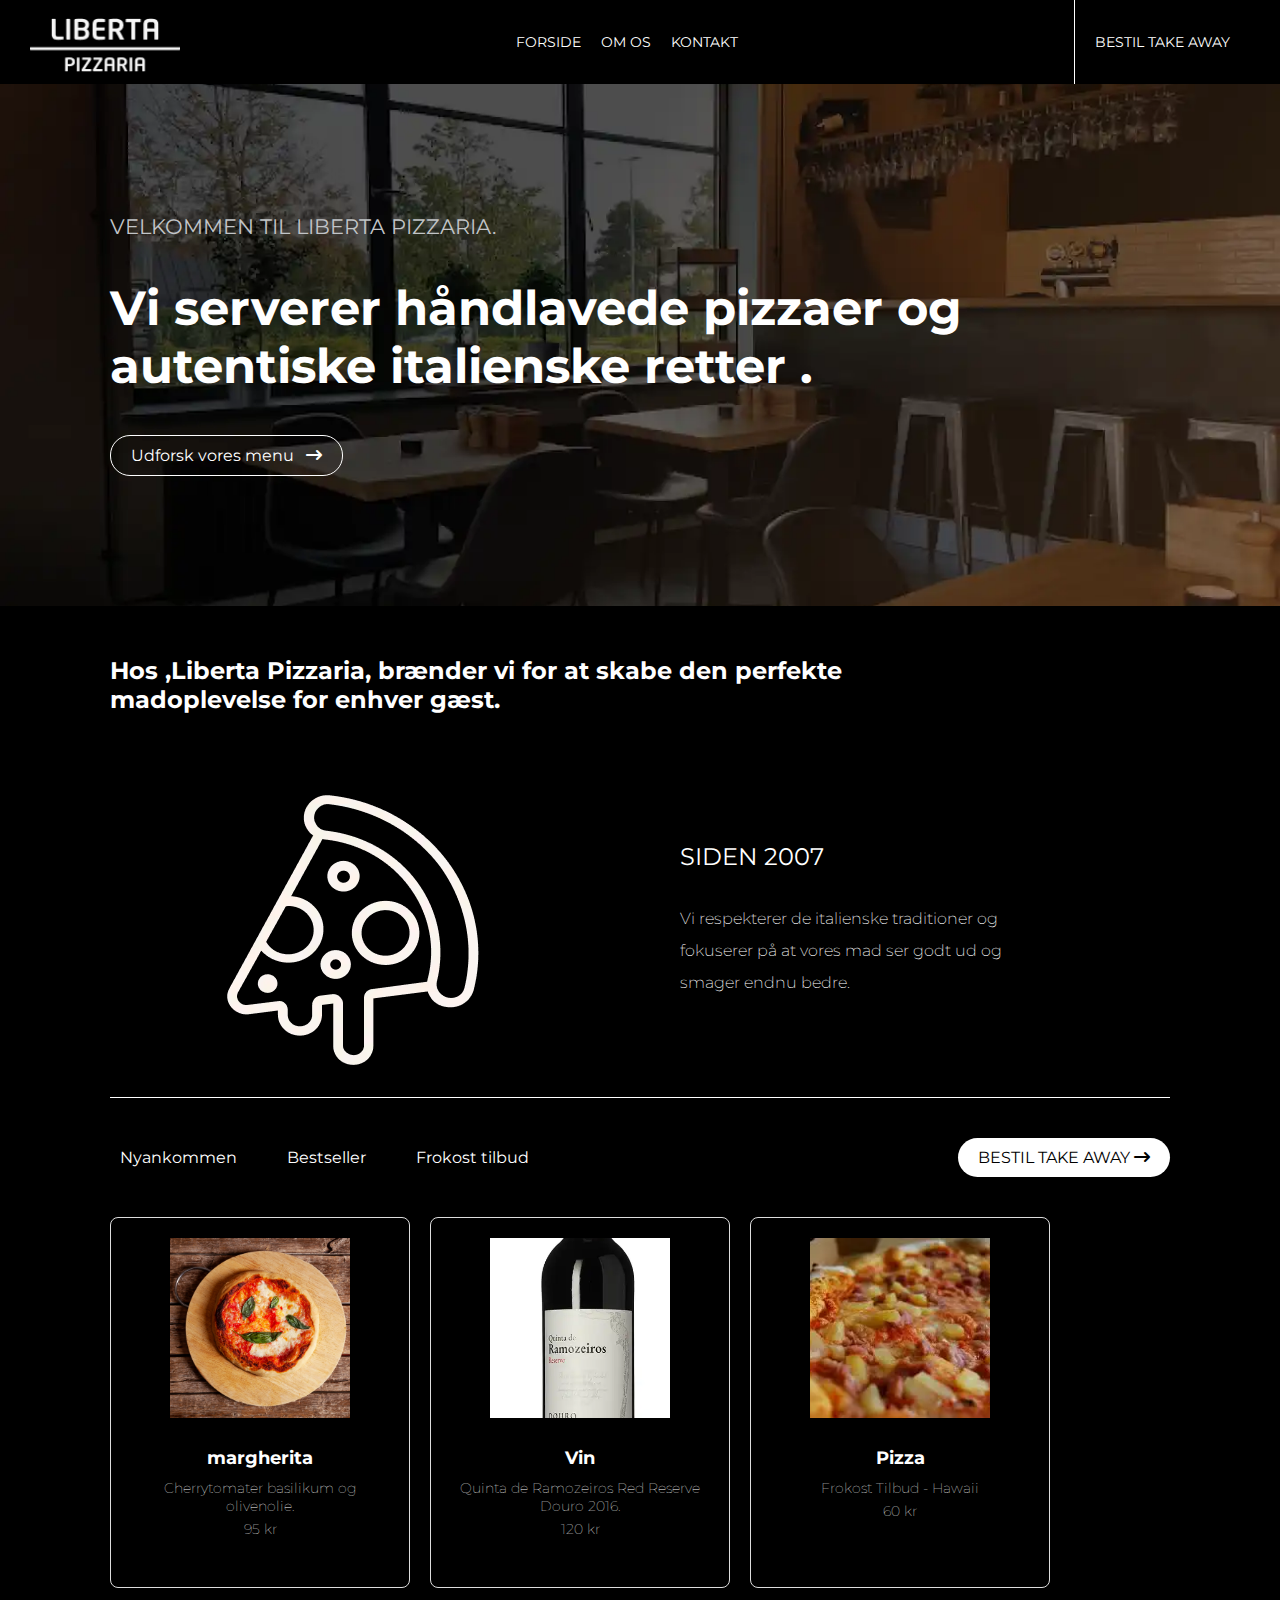
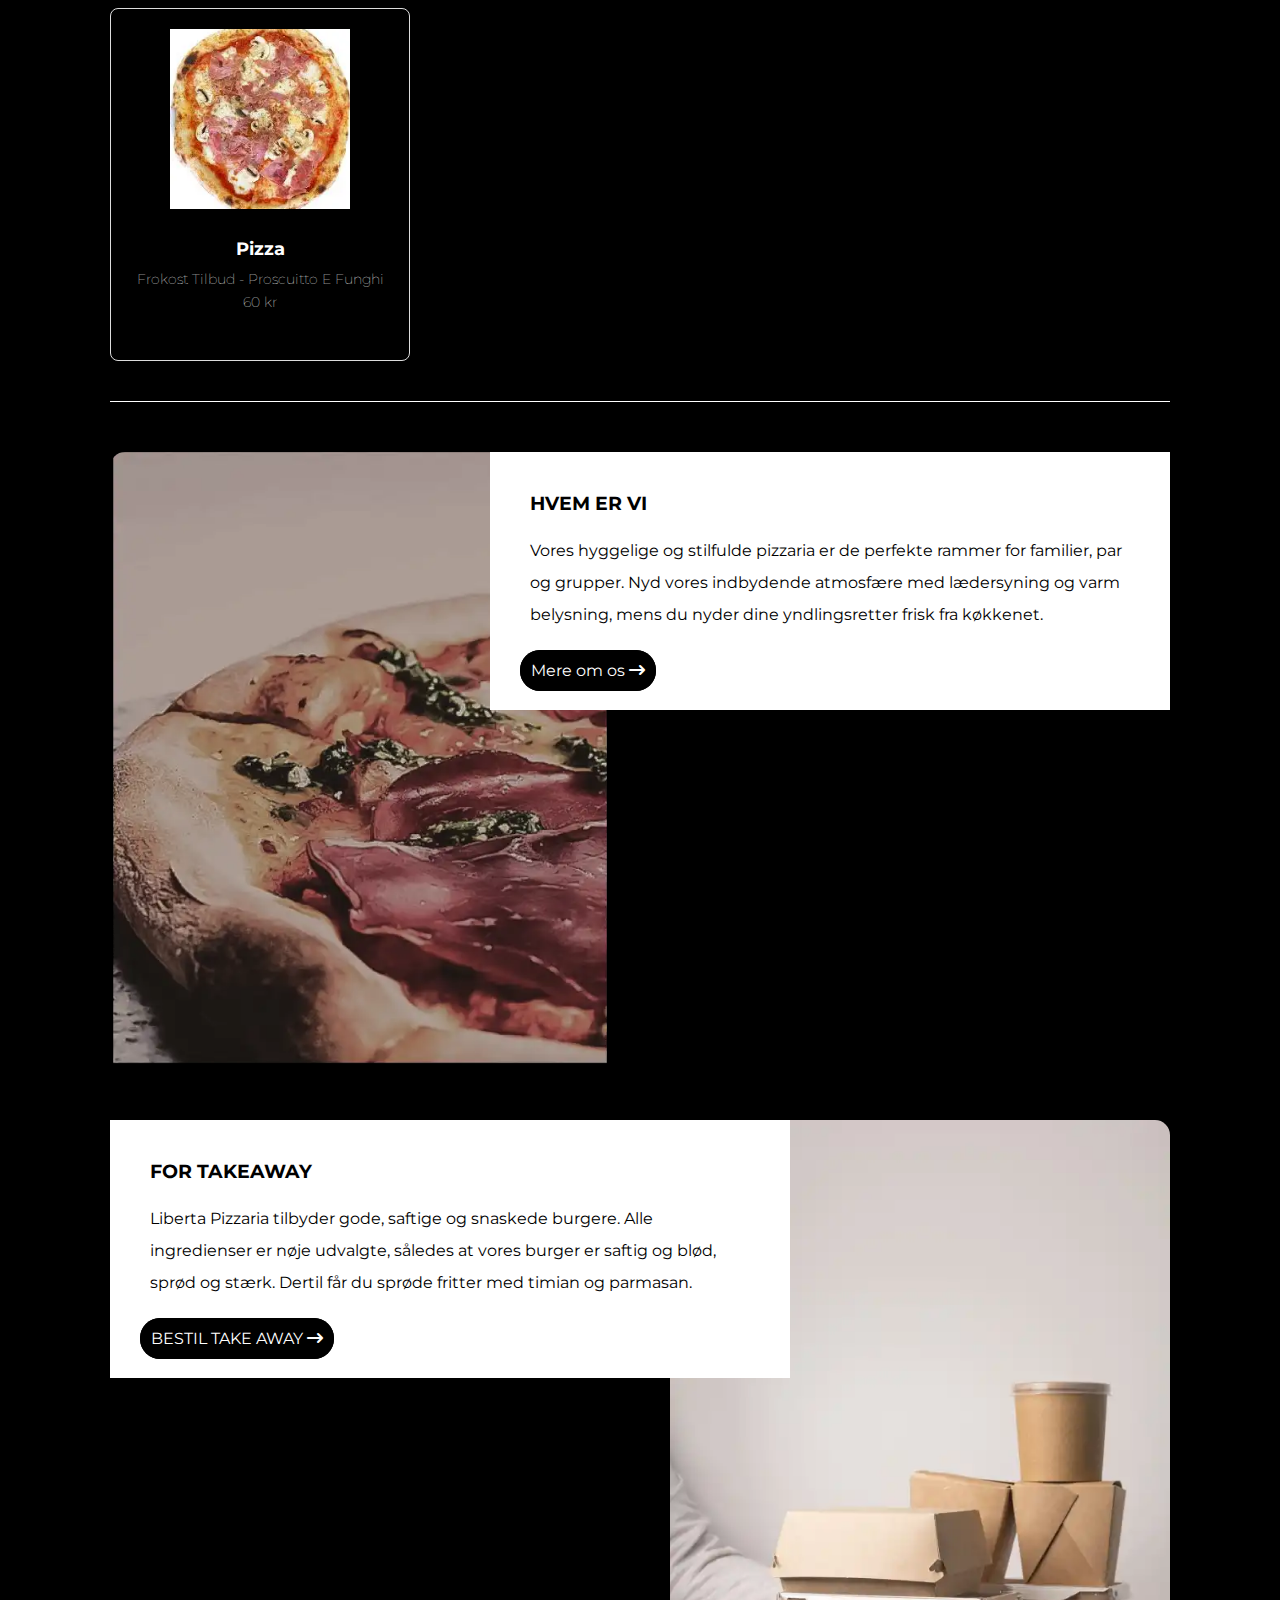
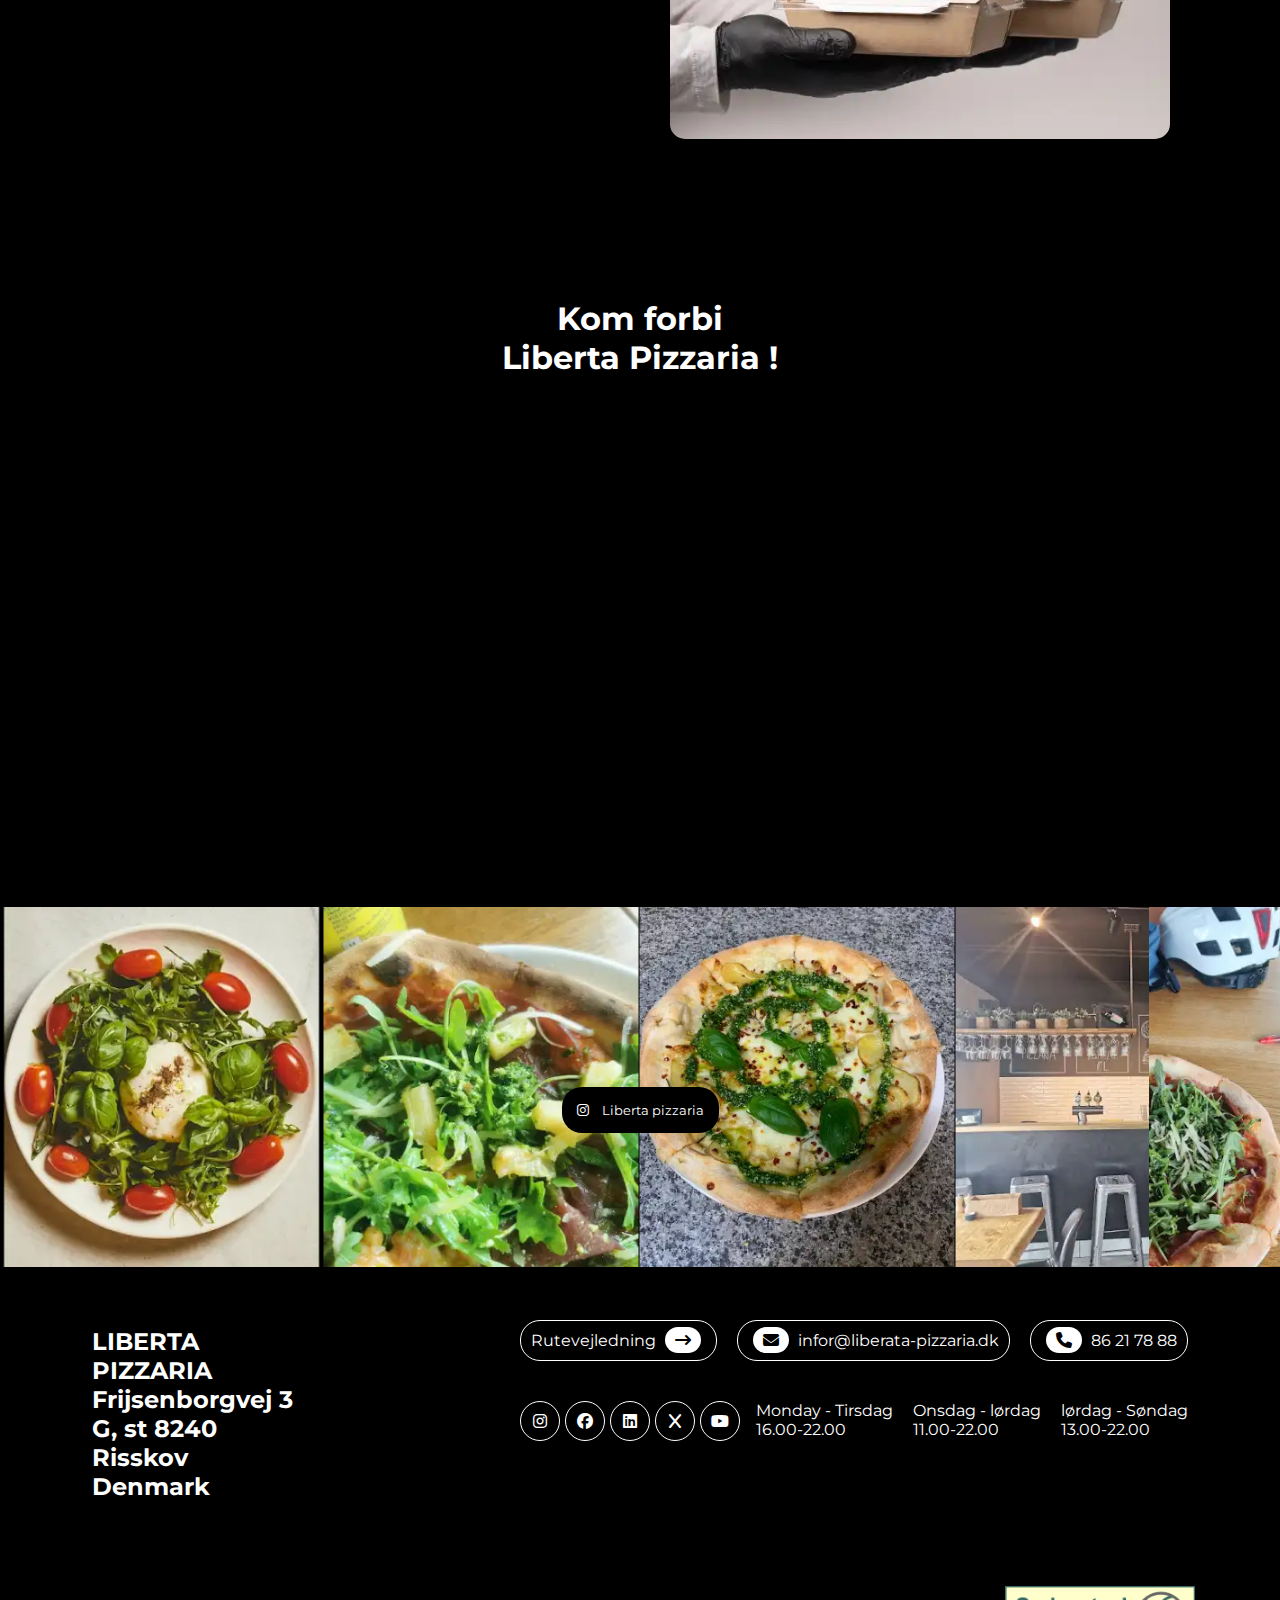
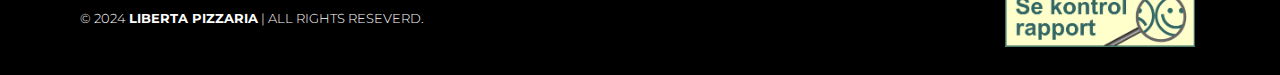
<file: index.html>
<!DOCTYPE html>
<html lang="en">
  <head>
    <meta charset="UTF-8" />
    <meta name="viewport" content="width=device-width, initial-scale=1.0" />
    <title>Document</title>
    <link rel="preconnect" href="https://fonts.googleapis.com" />
    <link rel="preconnect" href="https://fonts.gstatic.com" crossorigin />
    <link
      href="https://fonts.googleapis.com/css2?family=Josefin+Sans:ital,wght@0,100..700;1,100..700&family=Montserrat:ital,wght@0,100..900;1,100..900&display=swap"
      rel="stylesheet"
    />
    <link rel="stylesheet" href="https://cdnjs.cloudflare.com/ajax/libs/font-awesome/6.7.1/css/all.min.css" />
    <link rel="stylesheet" href="css/style.css" />
  </head>

  <body>
    <header class="navbar">
      <a href="index.html" class="logo">
        <img src="img/logo.webp" alt="Logo" />
      </a>
      <div class="nav-links" id="navLinks">
        <a href="index.html">Forside</a>
        <a href="omos.html">Om os</a>
        <a href="Kontakt.html">Kontakt</a>
        <a href="itemsPage.html" class="nav-btn away">Bestil Take Away</a>
      </div>
      <div class="nav-btn" id="navBtn">
        <a href="itemsPage.html" class="cta">Bestil Take Away</a>
        <div class="hamburger" id="hamburgerMenu">
          <div class="menu">
            <span class="bar-1"></span>
            <span class="bar-2"></span>
            <span class="bar-3"></span>
          </div>
        </div>
      </div>
    </header>

    <section class="hero">
      <div class="hero-content">
        <p>VELKOMMEN TIL LIBERTA PIZZARIA.</p>
        <h1>Vi serverer håndlavede pizzaer og autentiske italienske retter .</h1>
        <a href="itemsPage.html" class="hero-btn">
          Udforsk vores menu
          <i class="fa-solid fa-arrow-right-long contact-icon"></i>
        </a>
      </div>
    </section>
    <section>
      <div class="text-content">
        <h2>
          Hos ,Liberta Pizzaria, brænder vi for at skabe den perfekte <br />
          madoplevelse for enhver gæst.
        </h2>
      </div>
    </section>
    <section>
      <div class="pizza-content">
        <div class="content-wrapper">
          <img src="img/pizzaContent.webp" alt="pizza" />
        </div>
        <div class="content-wrapper">
          <div class="pizza-text">
            <h2>SIDEN 2007</h2>
            <p>Vi respekterer de italienske traditioner og fokuserer på at vores mad ser godt ud og smager endnu bedre.</p>
          </div>
        </div>
      </div>
    </section>

    <section>
      <div class="scroller-container">
        <div class="link">
          <div class="scroller-links">
            <div class="scroller-link"><a href="#" id="newArrivalsBtn">Nyankommen</a></div>
            <div class="scroller-link"><a href="#" id="bestSellersBtn">Bestseller</a></div>
            <div class="scroller-link"><a href="#" id="dealsBtn">Frokost tilbud</a></div>
          </div>
          <a href="itemsPage.html" class="link-btn">
            BESTIL TAKE AWAY
            <i class="fa-solid fa-arrow-right-long contact-icon"></i>
          </a>
        </div>
        <div class="boxes" id="carousel">
          <!-- Dynamically populated items will go here -->
        </div>
      </div>
    </section>

    <section>
      <div class="about-content">
        <img src="img/pizzabackground.webp" alt="pizza" />
        <div class="over-box">
          <h3>HVEM ER VI</h3>
          <p>
            Vores hyggelige og stilfulde pizzaria er de perfekte rammer for familier, par og grupper. Nyd vores indbydende atmosfære med lædersyning
            og varm belysning, mens du nyder dine yndlingsretter frisk fra køkkenet.
          </p>
          <a href="omos.html">Mere om os <i class="fa-solid fa-arrow-right-long contact-icon"></i></a>
        </div>
      </div>
    </section>
    <section>
      <div class="about-content">
        <div class="over-box-2">
          <h3>FOR TAKEAWAY</h3>
          <p>
            Liberta Pizzaria tilbyder gode, saftige og snaskede burgere. Alle ingredienser er nøje udvalgte, således at vores burger er saftig og
            blød, sprød og stærk. Dertil får du sprøde fritter med timian og parmasan.
          </p>
          <a href="itemsPage.html">BESTIL TAKE AWAY <i class="fa-solid fa-arrow-right-long contact-icon"></i></a>
        </div>
        <img src="img/aboutImg2.webp" alt="" />
      </div>
    </section>
    <div class="container">
      <div class="map">
        <h2>
          Kom forbi
          <br />
          Liberta Pizzaria !
        </h2>
        <div class="google-map">
          <iframe
            src="https://www.google.com/maps/embed?pb=!1m18!1m12!1m3!1d8880.658813072914!2d10.198203501288667!3d56.18883096646276!2m3!1f0!2f0!3f0!3m2!1i1024!2i768!4f13.1!3m3!1m2!1s0x464c3e4a31519b81%3A0x61265c8025d2d225!2sLiberta%20Pizzaria!5e0!3m2!1sen!2s!4v1733554024036!5m2!1sen!2s"
            allowfullscreen=""
            loading="lazy"
            referrerpolicy="no-referrer-when-downgrade"
            title="Description of location"
          ></iframe>
        </div>
      </div>
    </div>
    <div class="menu-img">
      <div class="insta">
        <a href="https://www.instagram.com/libertapizzaria/" target="_blank"></a>
        <button class="menu-btn"><i class="fa-brands fa-instagram"></i> Liberta pizzaria</button>
      </div>
      <div class="img-container">
        <img src="img/image1.webp" alt="" />
        <img src="img/image2.webp" alt="" />
        <img src="img/image3.webp" alt="" />
        <img src="img/image4.webp" alt="" />
        <img src="img/image5.webp" alt="" />
      </div>
    </div>
    <footer>
      <div class="footer-main">
        <div class="footer-container">
          <div class="footer-heading">
            <h2>LIBERTA PIZZARIA Frijsenborgvej 3 G, st 8240 Risskov Denmark</h2>
          </div>
          <div class="footer-text">
            <div class="footer-contact">
              <div class="footer-btn">
                <a href="">
                  Rutevejledning
                  <i class="fa-solid fa-arrow-right-long contact-icon"></i>
                </a>
              </div>
              <div class="footer-btn">
                <a href="https://mail.google.com">
                  <i class="fa-solid fa-envelope contact-icon"></i>
                  infor@liberata-pizzaria.dk
                </a>
              </div>
              <div class="footer-btn">
                <a href="tel:86217888"> <i class="fa-solid fa-phone contact-icon"></i> 86 21 78 88 </a>
              </div>
            </div>
            <div class="footer-content">
              <div class="social">
                <i class="fa-brands fa-instagram"></i>
                <i class="fa-brands fa-facebook"></i>
                <i class="fa-brands fa-linkedin"></i>
                <i class="fa-brands fa-x"></i>
                <i class="fa-brands fa-youtube"></i>
              </div>
              <div class="time">
                <div>
                  <p>Monday - Tirsdag</p>
                  <span>16.00-22.00</span>
                </div>
                <div>
                  <p>Onsdag - lørdag</p>
                  <span>11.00-22.00</span>
                </div>
                <div>
                  <p>lørdag - Søndag</p>
                  <span>13.00-22.00</span>
                </div>
              </div>
            </div>
          </div>
        </div>
      </div>
      <div class="end-text">
        <div class="copy-right">
          <p>© 2024 <span>LIBERTA PIZZARIA</span> | ALL RIGHTS RESEVERD.</p>
          <a href="https://www.findsmiley.dk/47694"><img src="img/kontrol.webp" width="200" alt="kontrol rapport" /></a>
        </div>
      </div>
    </footer>
    <!-- knappen til at gå til toppen -->

    <button onclick="topFunction()" id="myBtn" title="Go to top"><i class="fa-solid fa-arrow-up"></i></button>
    <!-- json data som bliver fethced m  -->
    <script src="js/fetchData.js"></script>
    <!-- js til go back to top knappen -->
    <script src="js/goback.js"></script>
  </body>
</html>
</file>
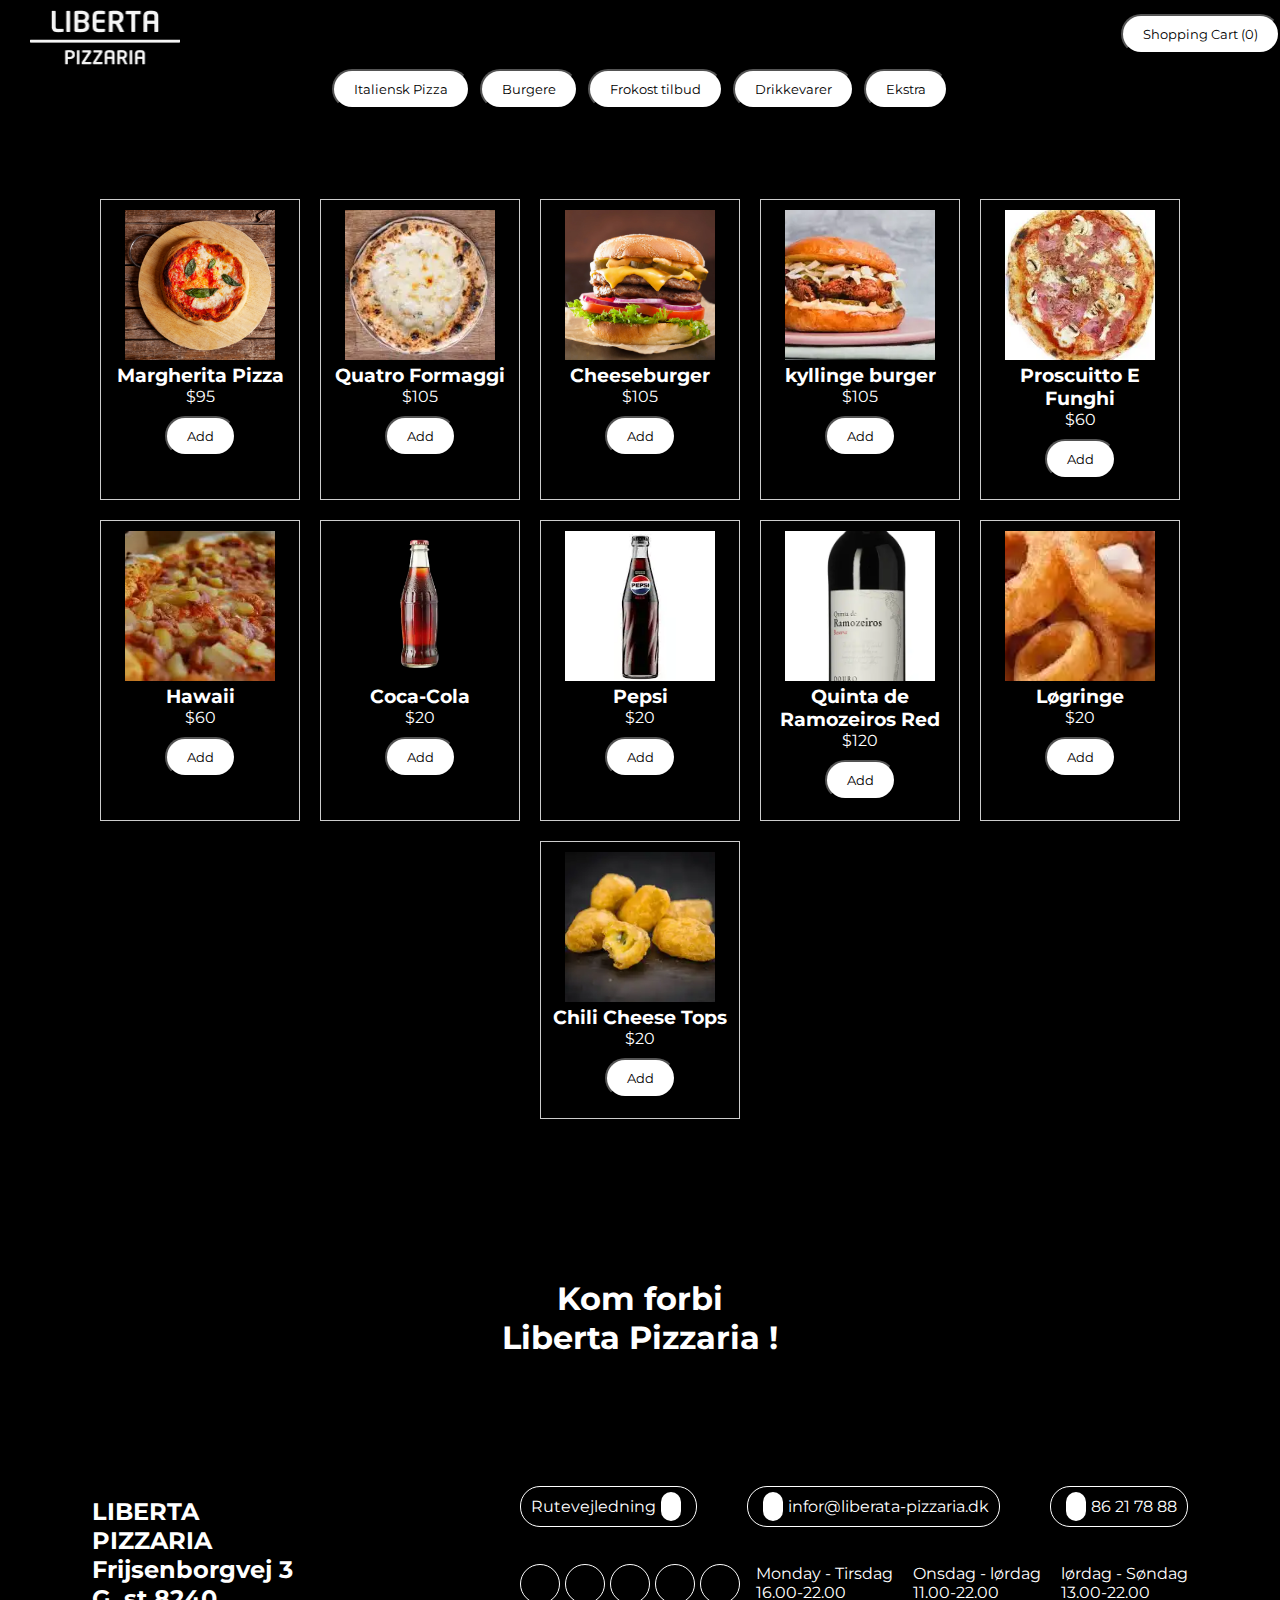
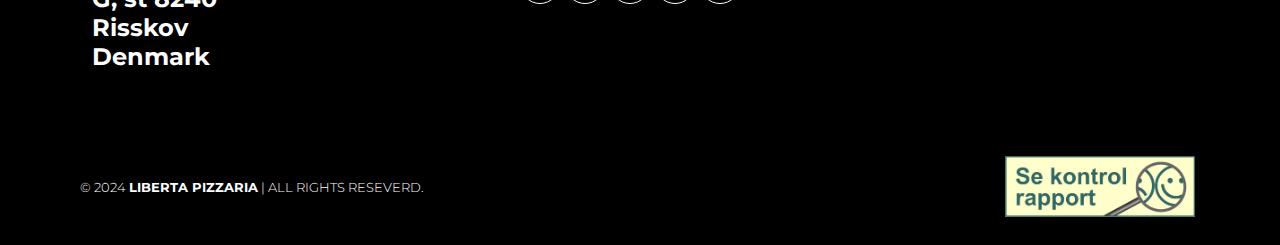
<file: itemsPage.html>
<!DOCTYPE html>
<html lang="en">
  <head>
    <meta charset="UTF-8" />
    <meta name="viewport" content="width=device-width, initial-scale=1.0" />
    <title>Document</title>
    <link rel="preconnect" href="https://fonts.googleapis.com" />
    <link rel="preconnect" href="https://fonts.gstatic.com" crossorigin />
    <link
      href="https://fonts.googleapis.com/css2?family=Josefin+Sans:ital,wght@0,100..700;1,100..700&family=Montserrat:ital,wght@0,100..900;1,100..900&display=swap"
      rel="stylesheet"
    />
    <link rel="stylesheet" href="css/style.css" />
    <link rel="stylesheet" href="css/itmesPageStyle.css" />
  </head>

  <body>
    <header class="navbar">
      <a href="index.html" class="logo">
        <img src="img/logo.webp" alt="Logo" />
      </a>

      <div class="nav-btn" id="navBtn">
        <div id="shopping-cart">
          <button id="cart-btn">Shopping Cart (0)</button>
        </div>
        <div class="hamburger" id="hamburgerMenu">
          <div class="menu">
            <span class="bar-1"></span>
            <span class="bar-2"></span>
            <span class="bar-3"></span>
          </div>
        </div>
      </div>
    </header>

    <main>
      <div id="categories">
        <button class="category-btn" data-category="Italiensk Pizza">Italiensk Pizza</button>
        <button class="category-btn" data-category="Burgere">Burgere</button>
        <button class="category-btn" data-category="Frokost tilbud">Frokost tilbud</button>
        <button class="category-btn" data-category="Drikkevarer">Drikkevarer</button>
        <button class="category-btn" data-category="Ekstra">Ekstra</button>
      </div>

      <div id="menu-items">
        <!-- Menu items will be dynamically populated here -->
      </div>

      <div id="cart-modal" class="modal">
        <div class="cart-content">
          <h2>Your Items</h2>
          <div id="cart-items"></div>
          <button id="close-cart">Close Cart</button>
        </div>
      </div>
    </main>

    <div class="container">
      <div class="map">
        <h2>
          Kom forbi
          <br />
          Liberta Pizzaria !
        </h2>
      </div>
    </div>

    <!-- FOOTER -->
    <footer>
      <div class="footer-main">
        <div class="footer-container">
          <div class="footer-heading">
            <h2>LIBERTA PIZZARIA Frijsenborgvej 3 G, st 8240 Risskov Denmark</h2>
          </div>
          <div class="footer-text">
            <div class="footer-contact">
              <div class="footer-btn">
                <a href="">
                  Rutevejledning
                  <i class="fa-solid fa-arrow-right-long contact-icon"></i>
                </a>
              </div>
              <div class="footer-btn">
                <a href="https://mail.google.com">
                  <i class="fa-solid fa-envelope contact-icon"></i>
                  infor@liberata-pizzaria.dk
                </a>
              </div>
              <div class="footer-btn">
                <a href="tel:86217888"> <i class="fa-solid fa-phone contact-icon"></i> 86 21 78 88 </a>
              </div>
            </div>
            <div class="footer-content">
              <div class="social">
                <i class="fa-brands fa-instagram"></i>
                <i class="fa-brands fa-facebook"></i>
                <i class="fa-brands fa-linkedin"></i>
                <i class="fa-brands fa-x"></i>
                <i class="fa-brands fa-youtube"></i>
              </div>
              <div class="time">
                <div>
                  <p>Monday - Tirsdag</p>
                  <span>16.00-22.00</span>
                </div>
                <div>
                  <p>Onsdag - lørdag</p>
                  <span>11.00-22.00</span>
                </div>
                <div>
                  <p>lørdag - Søndag</p>
                  <span>13.00-22.00</span>
                </div>
              </div>
            </div>
          </div>
        </div>
      </div>
      <div class="end-text">
        <div class="copy-right">
          <p>© 2024 <span>LIBERTA PIZZARIA</span> | ALL RIGHTS RESEVERD.</p>
          <a href="https://www.findsmiley.dk/47694"><img src="img/kontrol.webp" width="200" alt="kontrol rapport" /></a>
        </div>
      </div>
    </footer>
    <!-- knappen til at gå til toppen -->

    <button onclick="topFunction()" id="myBtn" title="Go to top"><i class="fa-solid fa-arrow-up"></i></button>
    <!-- js -->
    <script src="js/cart.js"></script>
    <script src="js/goback.js"></script>
  </body>
</html>
</file>
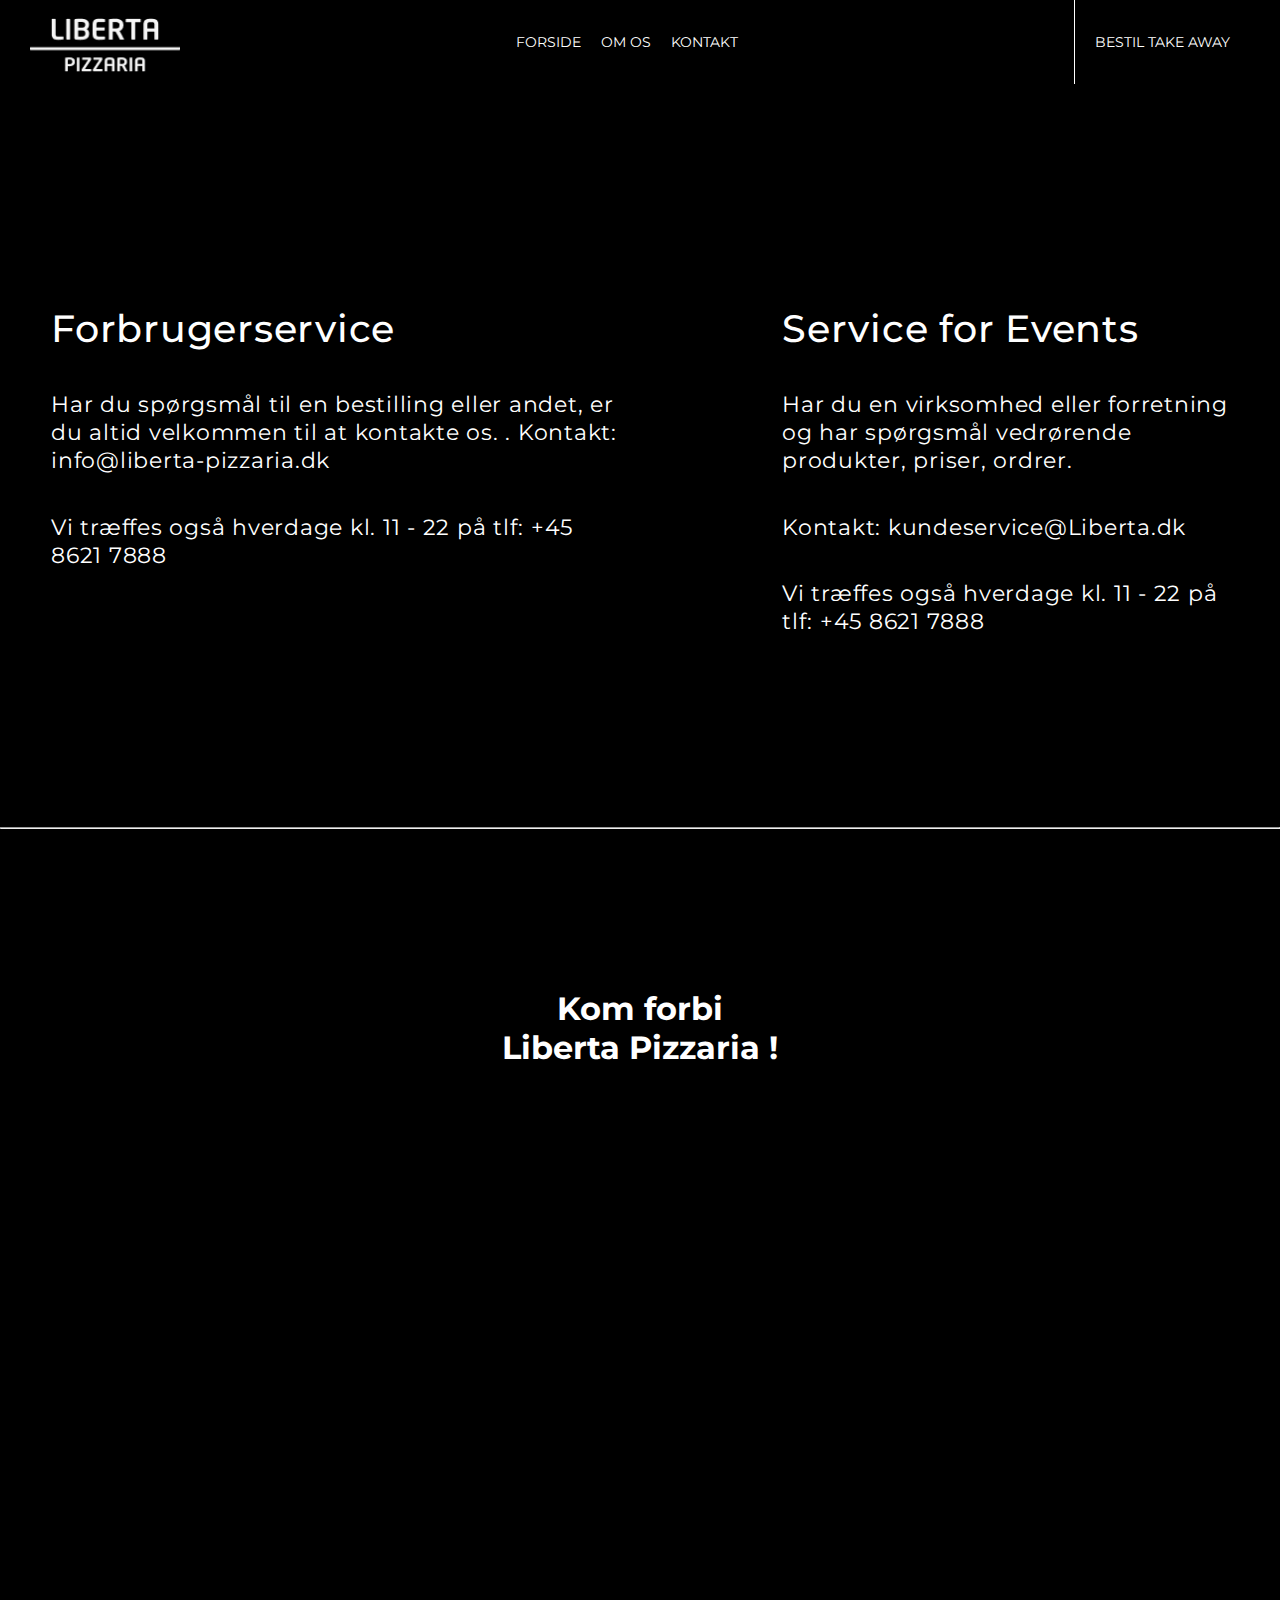
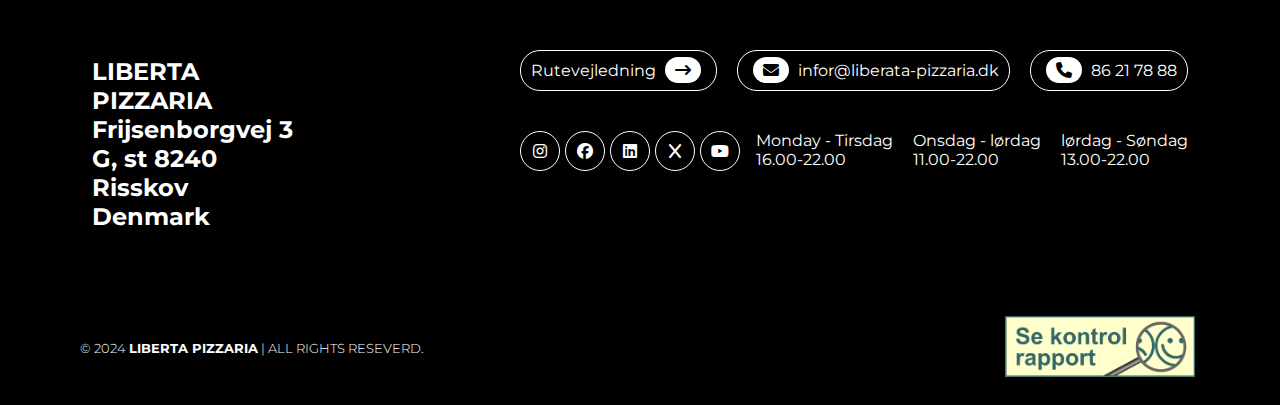
<file: Kontakt.html>
<!DOCTYPE html>
<html lang="en">
  <head>
    <meta charset="UTF-8" />
    <meta name="viewport" content="width=device-width, initial-scale=1.0" />
    <title>Document</title>
    <link rel="preconnect" href="https://fonts.googleapis.com" />
    <link rel="preconnect" href="https://fonts.gstatic.com" crossorigin />
    <link
      href="https://fonts.googleapis.com/css2?family=Josefin+Sans:ital,wght@0,100..700;1,100..700&family=Montserrat:ital,wght@0,100..900;1,100..900&display=swap"
      rel="stylesheet"
    />
    <link rel="stylesheet" href="https://cdnjs.cloudflare.com/ajax/libs/font-awesome/6.7.1/css/all.min.css" />
    <link rel="stylesheet" href="css/style.css" />
    <link rel="stylesheet" href="css/itmesPageStyle.css" />
  </head>

  <body>
    <header class="navbar">
      <a href="index.html" class="logo">
        <img src="img/logo.webp" alt="Logo" />
      </a>
      <div class="nav-links" id="navLinks">
        <a href="index.html">Forside</a>
        <a href="omos.html">Om os</a>
        <a href="Kontakt.html">Kontakt</a>
        <a href="itemsPage.html" class="nav-btn away">Bestil Take Away</a>
      </div>
      <div class="nav-btn" id="navBtn">
        <a href="itemsPage.html" class="cta">Bestil Take Away</a>
        <div class="hamburger" id="hamburgerMenu">
          <div class="menu">
            <span class="bar-1"></span>
            <span class="bar-2"></span>
            <span class="bar-3"></span>
          </div>
        </div>
      </div>
    </header>

    <section class="info-section">
      <div class="info-box">
        <div class="info-Forbrugerservice">
          <h2>Forbrugerservice</h2>
          <p>Har du spørgsmål til en bestilling eller andet, er du altid velkommen til at kontakte os. . Kontakt: info@liberta-pizzaria.dk</p>
          <p>Vi træffes også hverdage kl. 11 - 22 på tlf: +45 8621 7888</p>
        </div>

        <div class="info-Kundeservice">
          <h2>Service for Events</h2>
          <p>Har du en virksomhed eller forretning og har spørgsmål vedrørende produkter, priser, ordrer.</p>
          <p>Kontakt: kundeservice@Liberta.dk</p>
          <p>Vi træffes også hverdage kl. 11 - 22 på tlf: +45 8621 7888</p>
        </div>
      </div>
    </section>
    <hr />

    <div class="container">
      <div class="map">
        <h2>
          Kom forbi
          <br />
          Liberta Pizzaria !
        </h2>
        <div class="google-map">
          <iframe
            src="https://www.google.com/maps/embed?pb=!1m18!1m12!1m3!1d8880.658813072914!2d10.198203501288667!3d56.18883096646276!2m3!1f0!2f0!3f0!3m2!1i1024!2i768!4f13.1!3m3!1m2!1s0x464c3e4a31519b81%3A0x61265c8025d2d225!2sLiberta%20Pizzaria!5e0!3m2!1sen!2s!4v1733554024036!5m2!1sen!2s"
            allowfullscreen=""
            loading="lazy"
            referrerpolicy="no-referrer-when-downgrade"
            title="Description of location"
          ></iframe>
        </div>
      </div>
    </div>

    <!-- FOOTER -->
    <footer>
      <div class="footer-main">
        <div class="footer-container">
          <div class="footer-heading">
            <h2>LIBERTA PIZZARIA Frijsenborgvej 3 G, st 8240 Risskov Denmark</h2>
          </div>
          <div class="footer-text">
            <div class="footer-contact">
              <div class="footer-btn">
                <a href="">
                  Rutevejledning
                  <i class="fa-solid fa-arrow-right-long contact-icon"></i>
                </a>
              </div>
              <div class="footer-btn">
                <a href="https://mail.google.com">
                  <i class="fa-solid fa-envelope contact-icon"></i>
                  infor@liberata-pizzaria.dk
                </a>
              </div>
              <div class="footer-btn">
                <a href="tel:86217888"> <i class="fa-solid fa-phone contact-icon"></i> 86 21 78 88 </a>
              </div>
            </div>
            <div class="footer-content">
              <div class="social">
                <i class="fa-brands fa-instagram"></i>
                <i class="fa-brands fa-facebook"></i>
                <i class="fa-brands fa-linkedin"></i>
                <i class="fa-brands fa-x"></i>
                <i class="fa-brands fa-youtube"></i>
              </div>
              <div class="time">
                <div>
                  <p>Monday - Tirsdag</p>
                  <span>16.00-22.00</span>
                </div>
                <div>
                  <p>Onsdag - lørdag</p>
                  <span>11.00-22.00</span>
                </div>
                <div>
                  <p>lørdag - Søndag</p>
                  <span>13.00-22.00</span>
                </div>
              </div>
            </div>
          </div>
        </div>
      </div>
      <div class="end-text">
        <div class="copy-right">
          <p>© 2024 <span>LIBERTA PIZZARIA</span> | ALL RIGHTS RESEVERD.</p>
          <a href="https://www.findsmiley.dk/47694"><img src="img/kontrol.webp" width="200" alt="kontrol rapport" /></a>
        </div>
      </div>
    </footer>
    <!-- knappen til at gå til toppen -->

    <button onclick="topFunction()" id="myBtn" title="Go to top"><i class="fa-solid fa-arrow-up"></i></button>

    <script src="js/goback.js"></script>
  </body>
</html>
</file>
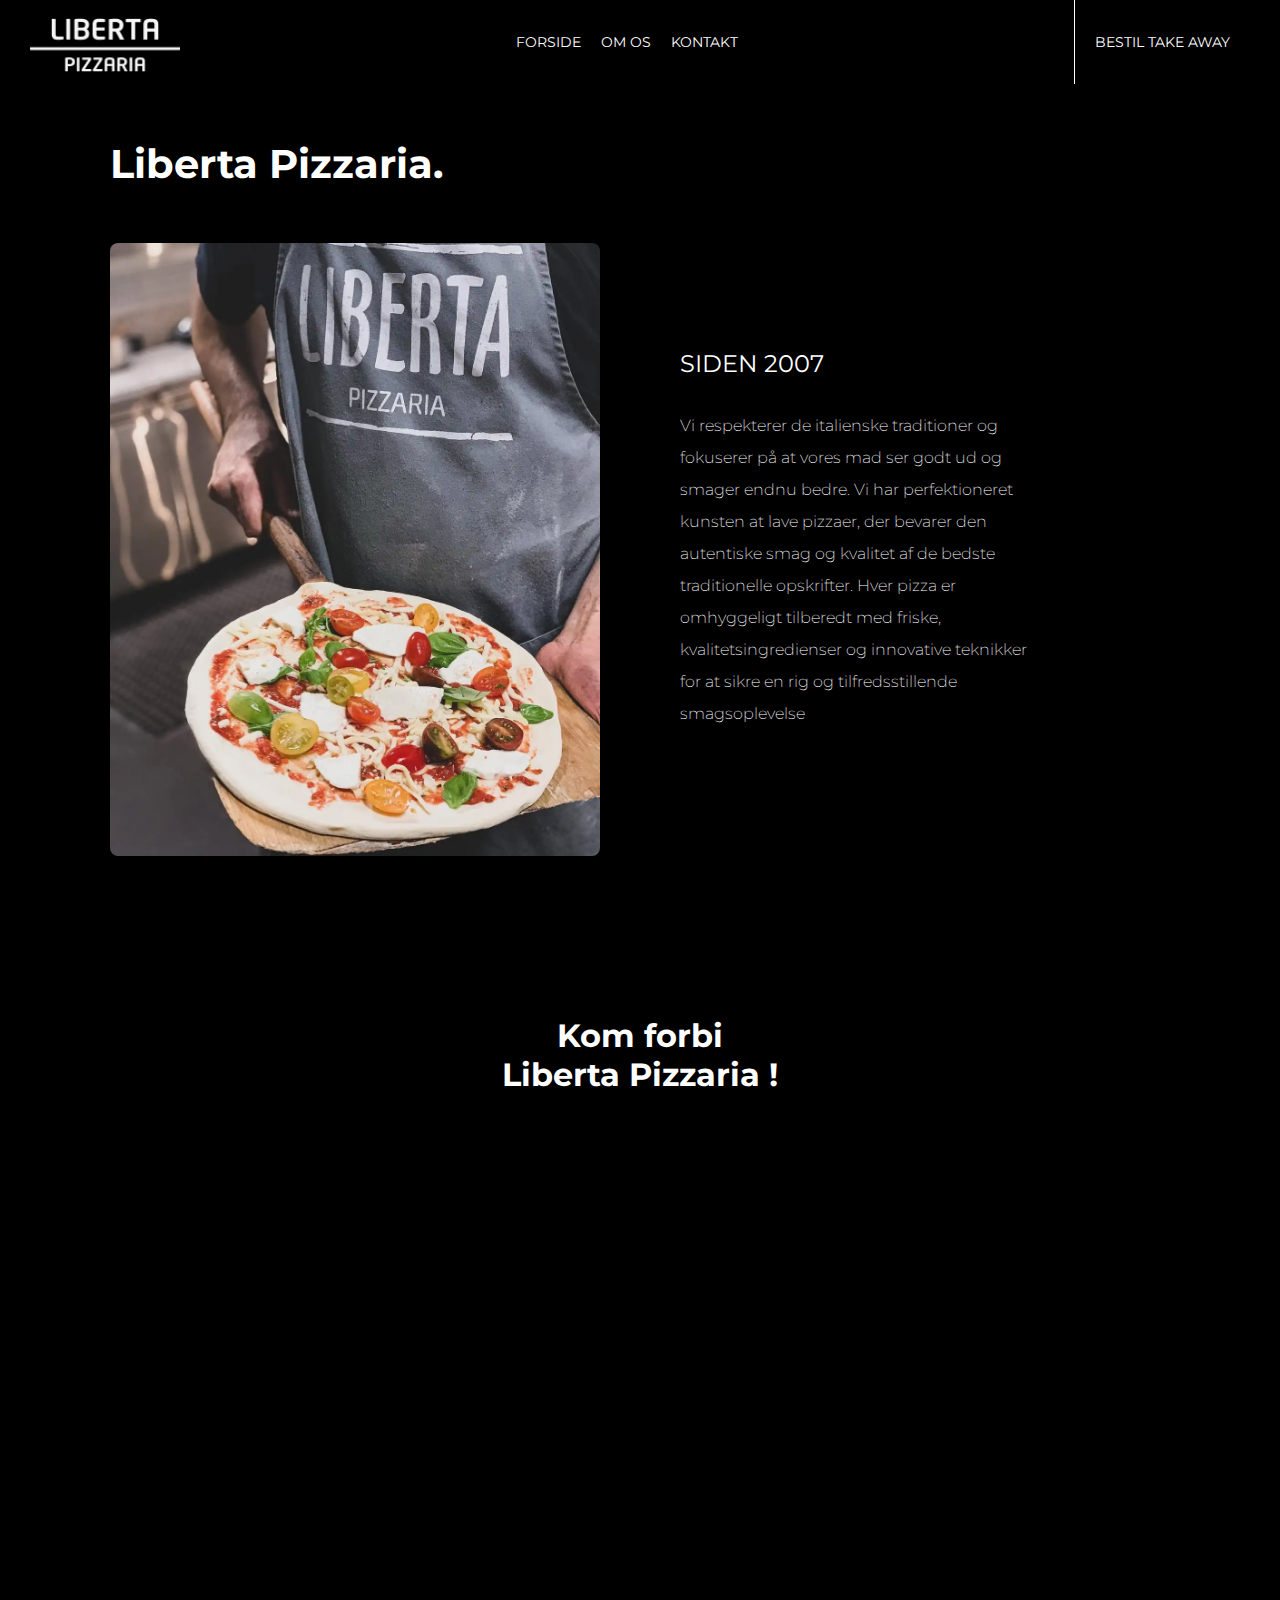
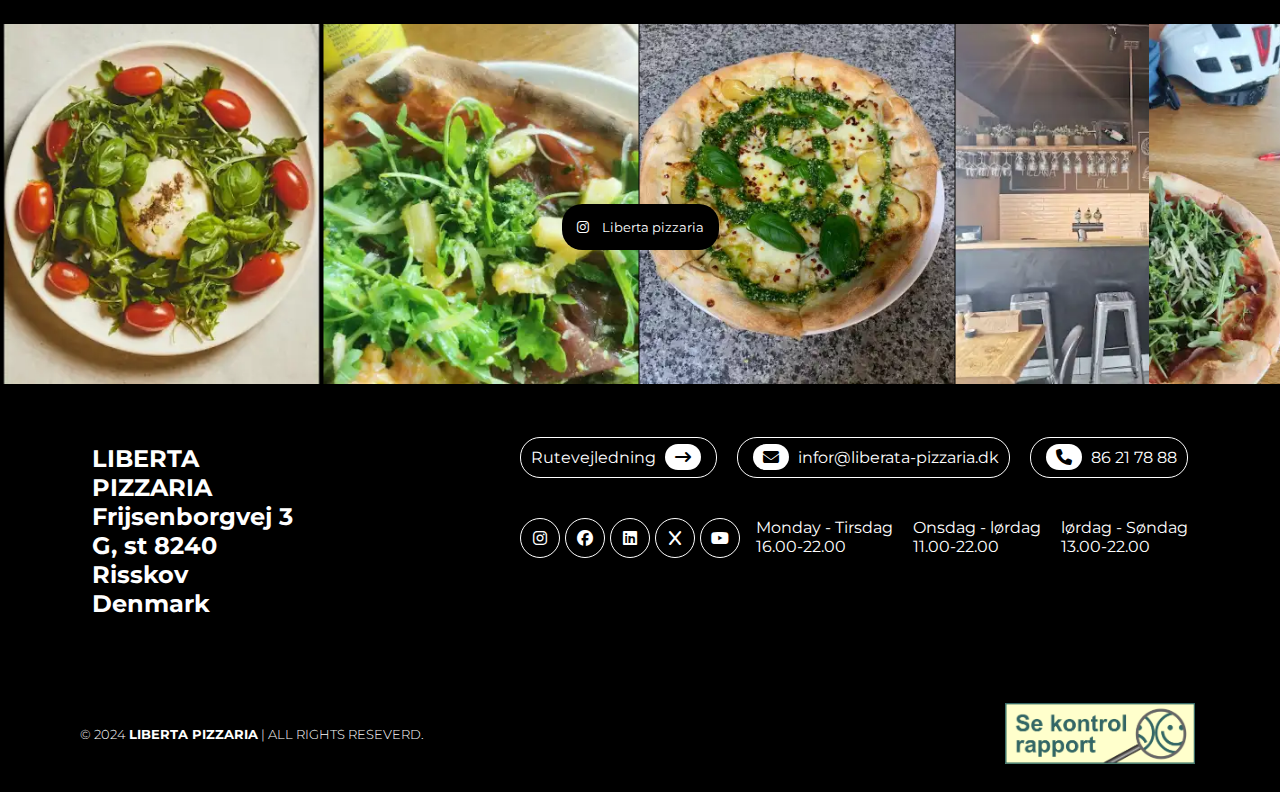
<file: omos.html>
<!DOCTYPE html>
<html lang="en">
  <head>
    <meta charset="UTF-8" />
    <meta name="viewport" content="width=device-width, initial-scale=1.0" />
    <title>Document</title>
    <link rel="preconnect" href="https://fonts.googleapis.com" />
    <link rel="preconnect" href="https://fonts.gstatic.com" crossorigin />
    <link
      href="https://fonts.googleapis.com/css2?family=Josefin+Sans:ital,wght@0,100..700;1,100..700&family=Montserrat:ital,wght@0,100..900;1,100..900&display=swap"
      rel="stylesheet"
    />
    <link rel="stylesheet" href="https://cdnjs.cloudflare.com/ajax/libs/font-awesome/6.7.1/css/all.min.css" />
    <link rel="stylesheet" href="css/style.css" />
    <link rel="stylesheet" href="css/itmesPageStyle.css" />
  </head>

  <body>
    <header class="navbar">
      <a href="index.html" class="logo">
        <img src="img/logo.webp" alt="Logo" />
      </a>
      <div class="nav-links" id="navLinks">
        <a href="index.html">Forside</a>
        <a href="omos.html">Om os</a>
        <a href="Kontakt.html">Kontakt</a>
        <a href="itemsPage.html" class="nav-btn away">Bestil Take Away</a>
      </div>
      <div class="nav-btn" id="navBtn">
        <a href="itemsPage.html" class="cta">Bestil Take Away</a>
        <div class="hamburger" id="hamburgerMenu">
          <div class="menu">
            <span class="bar-1"></span>
            <span class="bar-2"></span>
            <span class="bar-3"></span>
          </div>
        </div>
      </div>
    </header>

    <section>
      <div class="text-content">
        <h1>Liberta Pizzaria.</h1>
      </div>
    </section>
    <section>
      <div class="pizza-content">
        <div class="content-wrapper">
          <img src="img/138828686_808752836649867_5029880373149625045_n.webp" alt="" />
        </div>
        <div class="content-wrapper">
          <div class="pizza-text">
            <h2>SIDEN 2007</h2>
            <p>
              Vi respekterer de italienske traditioner og fokuserer på at vores mad ser godt ud og smager endnu bedre. Vi har perfektioneret kunsten
              at lave pizzaer, der bevarer den autentiske smag og kvalitet af de bedste traditionelle opskrifter. Hver pizza er omhyggeligt tilberedt
              med friske, kvalitetsingredienser og innovative teknikker for at sikre en rig og tilfredsstillende smagsoplevelse
            </p>
          </div>
        </div>
      </div>
    </section>

    <div class="container">
      <div class="map">
        <h2>
          Kom forbi
          <br />
          Liberta Pizzaria !
        </h2>
        <div class="google-map">
          <iframe
            src="https://www.google.com/maps/embed?pb=!1m18!1m12!1m3!1d8880.658813072914!2d10.198203501288667!3d56.18883096646276!2m3!1f0!2f0!3f0!3m2!1i1024!2i768!4f13.1!3m3!1m2!1s0x464c3e4a31519b81%3A0x61265c8025d2d225!2sLiberta%20Pizzaria!5e0!3m2!1sen!2s!4v1733554024036!5m2!1sen!2s"
            allowfullscreen=""
            loading="lazy"
            referrerpolicy="no-referrer-when-downgrade"
            title="Description of location"
          ></iframe>
        </div>
      </div>
    </div>
    <div class="menu-img">
      <div class="insta">
        <a href="https://www.instagram.com/libertapizzaria/" target="_blank"> </a>
        <button class="menu-btn"><i class="fa-brands fa-instagram"></i> Liberta pizzaria</button>
      </div>
      <div class="img-container">
        <img src="img/image1.webp" alt="" />
        <img src="img/image2.webp" alt="" />
        <img src="img/image3.webp" alt="" />
        <img src="img/image4.webp" alt="" />
        <img src="img/image5.webp" alt="" />
      </div>
    </div>

    <!-- FOOTER -->
    <footer>
      <div class="footer-main">
        <div class="footer-container">
          <div class="footer-heading">
            <h2>LIBERTA PIZZARIA Frijsenborgvej 3 G, st 8240 Risskov Denmark</h2>
          </div>
          <div class="footer-text">
            <div class="footer-contact">
              <div class="footer-btn">
                <a href="">
                  Rutevejledning
                  <i class="fa-solid fa-arrow-right-long contact-icon"></i>
                </a>
              </div>
              <div class="footer-btn">
                <a href="https://mail.google.com">
                  <i class="fa-solid fa-envelope contact-icon"></i>
                  infor@liberata-pizzaria.dk
                </a>
              </div>
              <div class="footer-btn">
                <a href="tel:86217888"> <i class="fa-solid fa-phone contact-icon"></i> 86 21 78 88 </a>
              </div>
            </div>
            <div class="footer-content">
              <div class="social">
                <i class="fa-brands fa-instagram"></i>
                <i class="fa-brands fa-facebook"></i>
                <i class="fa-brands fa-linkedin"></i>
                <i class="fa-brands fa-x"></i>
                <i class="fa-brands fa-youtube"></i>
              </div>
              <div class="time">
                <div>
                  <p>Monday - Tirsdag</p>
                  <span>16.00-22.00</span>
                </div>
                <div>
                  <p>Onsdag - lørdag</p>
                  <span>11.00-22.00</span>
                </div>
                <div>
                  <p>lørdag - Søndag</p>
                  <span>13.00-22.00</span>
                </div>
              </div>
            </div>
          </div>
        </div>
      </div>
      <div class="end-text">
        <div class="copy-right">
          <p>© 2024 <span>LIBERTA PIZZARIA</span> | ALL RIGHTS RESEVERD.</p>
          <a href="https://www.findsmiley.dk/47694"><img src="img/kontrol.webp" width="200" alt="kontrol rapport" /></a>
        </div>
      </div>
    </footer>
    <!-- knappen til at gå til toppen -->
    <button onclick="topFunction()" id="myBtn" title="Go to top"><i class="fa-solid fa-arrow-up"></i></button>
    <script src="js/goback.js"></script>
  </body>
</html>
</file>
<file: css/style.css>
* {
  margin: 0;
  padding: 0;
  box-sizing: border-box;
  font-family: "Montserrat", sans-serif;
}

html {
  overflow-x: hidden;
}

body {
  background-color: black;
  font-family: "Montserrat", sans-serif;
}

.navbar {
  display: flex;
  justify-content: space-between;
  align-items: center;
  background-color: #000000;
  color: white;
  position: sticky;
}

.navbar .logo {
  margin-left: 30px;
  margin-top: 10px;
  cursor: pointer;
}

.navbar .logo img {
  width: 150px;
}

.navbar .nav-links {
  display: flex;
  gap: 20px;
}

.navbar .nav-links a {
  text-decoration: none;
  color: white;
  font-size: 0.9rem;
  text-transform: uppercase;
}

.navbar .nav-links a:hover {
  color: #b5b5b5;
}

.navbar .nav-btn {
  display: flex;
  align-items: center;
  gap: 10px;
}
.navbar .away {
  border: 1px solid white;
  border-radius: 10px;
  display: none;
}
.nav-btn .cta {
  text-decoration: none;
  color: white;
  background-color: #000000;
  text-transform: uppercase;
  padding: 33px 50px 33px 20px;
  font-size: 0.9rem;
}
.cta {
  border-left: 1px solid white;
}

.nav-btn .hamburger {
  display: none;
  cursor: pointer;
}

.hamburger .menu {
  display: flex;
  flex-direction: column;
  gap: 5px;
  background-color: #000000;
  padding: 30px 40px;
}

.menu .bar-1 {
  width: 15px;
  height: 2px;
  background-color: white;
}

.menu .bar-2 {
  width: 20px;
  height: 2px;
  background-color: white;
}

.menu .bar-3 {
  width: 25px;
  height: 2px;
  background-color: white;
}

.hero {
  background: url(../img/hero.webp);
  background-position: center;
  background-repeat: no-repeat;
  background-size: cover;
  width: 100%;
}

.hero-content {
  max-width: 1060px;
  margin: 0 auto;
  padding-top: 130px;
  padding-bottom: 130px;
  color: white;
}

.hero-content p {
  font-size: 1.3rem;
  color: rgb(194, 197, 200);
}

.hero-content h1 {
  font-size: 3rem;

  margin: 40px 0;
}

.hero-btn {
  display: inline-block;
  color: white;
  border: 1px solid white;
  border-radius: 20px;
  padding: 10px 20px;
  text-decoration: none;
}
.hero-btn i {
  margin-left: 8px;
}

.text-content {
  max-width: 1060px;
  margin: 0 auto;
  padding-top: 50px;
  color: white;
}

.text-content h1 {
  font-size: 2.5rem;
  width: 45%;
  margin: 5px 0;
}

.text-content h1 span {
  color: white;
}

.content-wrapper {
  flex: 1;
  display: flex;
  justify-content: center;
  align-items: center;
}

.pizza-content {
  max-width: 1060px;
  margin: 0 auto;
  padding-top: 50px;
  color: white;
  display: flex;
  justify-content: space-between;
  align-items: center;
  gap: 5rem;
  flex-wrap: wrap;
}

.pizza-content img {
  max-width: 100%;
  height: auto;
  border-radius: 8px;
}

.pizza-content h2 {
  font-weight: 400;
}

.pizza-content p {
  margin-top: 2rem;
  width: 75%;
  font-weight: 200;
  color: white;
  line-height: 2;
  margin-bottom: 20px;
}

.about-content {
  max-width: 1060px;
  margin: 0 auto;
  padding-top: 50px;
  display: flex;
  align-items: flex-start;
}

.about-content img {
  width: 500px;
  border-radius: 15px;
}

.about-content .over-box,
.about-content .over-box-2 {
  background-color: white;
  padding: 30px;
  margin-left: -120px;
}

.about-content .over-box-2 {
  margin-left: 0;
  margin-right: -120px;
  z-index: 999;
}

.over-box h3,
.over-box-2 h3 {
  padding: 10px;
}

.over-box p,
.over-box-2 p {
  padding: 10px;
  line-height: 2;
  margin-bottom: 20px;
}

.over-box a,
.over-box-2 a {
  padding: 10px;
  border-radius: 20px;
  text-decoration: none;
  color: white;
}
.over-box a {
  border: 1px solid black;
  background-color: black;
  transition: all 0.3s;
}
.over-box a:hover {
  border: 1px solid black;
  background-color: white;
  color: black;
}
.over-box-2 a {
  border: 1px solid black;
  background-color: black;
  transition: all 0.3s;
}
.over-box-2 a:hover {
  border: 1px solid black;
  background-color: white;
  color: black;
}
.scroller-container {
  max-width: 1060px;
  margin: 0 auto;
  border-top: 1px solid white;
  border-bottom: 1px solid white;
  padding-top: 40px;
  padding-bottom: 40px;
  position: relative;
}

.scroller-container .link {
  display: flex;
  justify-content: space-between;
  align-items: center;
}

.link .link-btn {
  display: inline-block;
  border-radius: 20px;
  padding: 10px 20px;
  text-decoration: none;
  background-color: white;
  color: black;
  transition: all 0.3s;
}
.link-btn:hover {
  background-color: black;
  color: white;
  border: 1px solid white;
}
.scroller-links {
  display: flex;
  overflow: auto;
  gap: 30px;
  scrollbar-width: none;
  text-decoration: none;
}
.scroller-link a {
  text-decoration: none;
  color: white;
  position: relative;
  padding: 10px;
  display: inline-block;
}
.scroller-link a::after {
  content: "";
  position: absolute;
  bottom: 0;
  left: 0;
  right: 0;
  height: 2px;
  background: transparent;
  transition: all 0.3s ease, background-position 1ms;
}

.scroller-link a:hover::after,
.scroller-link a:focus::after {
  background: white;
}
.boxes {
  margin-top: 40px;
  display: flex;
  gap: 30px;
  overflow-x: auto;
  scrollbar-width: none;
}

.box {
  text-align: center;
  width: 300px;
  flex: 0 0 300px;
  padding: 10px;
  position: relative;
}

.box img {
  width: 250px;
  height: 180px;
  margin: auto;
  padding: 10px;
}

.box h2 {
  color: white;
  margin-top: 10px;
}

.box p {
  color: white;
  text-align: center;
  margin-top: 10px;
  font-weight: 100;
}
#next-arrow {
  background-color: white;
  color: black;
  padding: 8px;
  font-size: large;
  border-radius: 20px;
  position: absolute;
  right: 0;
  top: 13rem;
  cursor: pointer;
  transition: all 0.3s;
}
#next-arrow:hover {
  background-color: black;
  border: 1px solid white;
  color: white;
}
.box .link-new {
  position: absolute;
  width: 70px;
  top: 0;
  height: 70px;
  left: 0;
}

/* kontakt page css */
.info-section {
  padding: 4.8rem 0 9.6rem 0;
  color: white;
}

.info-box {
  max-width: 130rem;
  margin: 0 auto;
  padding: 0 3.2rem;
  display: flex;
  gap: 9.6rem;
  align-items: first baseline;
  justify-content: space-around;
  margin-top: 9rem;
}
.info-box h2 {
  margin-bottom: 2.4rem;
  font-size: 2.4rem;
  letter-spacing: 0.75px;
  font-weight: 500;
}

.info-box p {
  margin-bottom: 2.4rem;
  font-size: 1.4rem;
  letter-spacing: 0.75px;
}

#newArrivalsBtn:active {
  text-decoration: dashed;
}

@media (max-width: 1100px) {
  .hero-content {
    padding: 90px 20px 90px 20px;
  }

  .hero-content p {
    font-size: 1rem;
  }

  .hero-content h1 {
    font-size: 2.5rem;
    margin: 40px 0;
  }

  .text-content {
    width: 100%;
    padding-left: 20px;
    padding-right: 20px;
  }

  .text-content h1 {
    font-size: 2.2rem;
    width: 50%;
  }

  .pizza-content {
    width: 100%;
    gap: 2rem;
  }

  .pizza-content p {
    width: 85%;
  }

  .about-content {
    flex-direction: column-reverse;
    padding-top: 20px;
    justify-content: center;
    align-items: center;
  }

  .about-content img {
    width: 80%;
  }

  .about-content .over-box,
  .about-content .over-box-2 {
    width: 80%;
    margin-left: 0;
    margin-right: 0;
  }
  .scroller-container .link {
    padding-left: 20px;
    padding-right: 20px;
  }
}

@media (max-width: 768px) {
  .navbar {
    flex-wrap: wrap;
  }

  .navbar .logo {
    margin-left: 20px;
  }

  .navbar .nav-links {
    display: none;
    flex-direction: column;
    align-items: center;
    background-color: #000000;
    width: 100%;
    color: white;
    padding: 10px 0;
  }

  .nav-links .link-btn {
    background-color: #7a5230;
    color: white;
    border-radius: 5px;
  }

  .navbar .nav-links a {
    padding: 10px;
  }

  .nav-btn .cta {
    display: none;
  }
  .navbar .away {
    display: block;
  }
  .nav-btn .hamburger {
    display: block;
  }

  .nav-links.active {
    display: flex;
  }

  .hero-content {
    padding-top: 100px;
  }

  .hero-content h1 {
    font-size: 2rem;
  }

  .hero-btn {
    padding: 8px 16px;
  }

  .text-content {
    padding-top: 30px;
  }

  .text-content h1 {
    font-size: 1.8rem;
    width: 80%;
  }

  .pizza-content {
    flex-direction: column;
    text-align: start;
    padding-left: 20px;
    gap: 1rem;
  }

  .pizza-content p {
    font-size: 1rem;
    line-height: 1.5;
    width: 100%;
  }

  .about-content {
    padding-left: 20px;
    padding-right: 20px;
    margin-top: 80px;
  }

  .about-content img {
    width: 100%;
  }

  .about-content .over-box,
  .about-content .over-box-2 {
    width: 100%;
  }

  .scroller-container {
    padding-top: 20px;
    padding-bottom: 20px;
  }

  .scroller-container .link {
    flex-direction: column;
    gap: 20px;
    position: relative;
  }

  .link-btn {
    position: absolute;
    top: 26rem;
  }

  .link .scroller-links {
    gap: 12px;
  }

  .boxes {
    flex-wrap: nowrap;
    gap: 20px;
  }
}

@media (max-width: 480px) {
  .hero-content h1 {
    font-size: 1.8rem;
  }

  .hero-content p {
    font-size: 1rem;
  }

  .text-content h1 {
    font-size: 1.5rem;
  }

  .pizza-content h2 {
    font-size: 1.5rem;
  }

  .pizza-content p {
    font-size: 0.9rem;
    line-height: 1.4;
  }

  .text-content h1 {
    font-size: 1.8rem;
    width: 100%;
  }

  .about-content .over-box,
  .about-content .over-box-2 {
    padding: 20px;
  }

  .over-box h3,
  .over-box-2 h3 {
    padding: 7px;
  }
  .link-btn {
    top: 25rem;
  }
  .about-content {
    padding-top: 10px;
  }
  .over-box p,
  .over-box-2 p {
    padding: 6px;
    line-height: 2;
  }
  .scroller-container .link {
    padding-left: 0;
    padding-right: 0;
  }
}

@media (max-width: 320px) {
  .link-btn {
    top: 26rem;
  }
}

.container {
  display: flex;
  flex-direction: column;
  justify-content: center;
  align-items: center;
  width: 100%;
}

.map {
  width: 100%;
  text-align: center;
}

.map h2 {
  margin-top: 10rem;
  color: white;
  font-size: 2rem;
  margin-bottom: 5rem;
  text-align: center;
}

.map .google-map {
  width: 100%;
  height: 50vh;
}
iframe {
  width: 100%;
  height: 100%;
  border: none;
}
.menu-img {
  width: 100%;
  position: relative;
}
.menu-img .img-container {
  display: flex;
  overflow-x: auto;
  white-space: nowrap;
  scrollbar-width: none;
}
.img-container img {
  width: 400px;
  height: 40vh;
}
.insta {
  display: flex;
  justify-content: center;
}
.insta .menu-btn {
  background-color: black;
  padding: 15px;
  border: none;
  color: white;
  font-weight: 400;
  border-radius: 20px;
  cursor: pointer;
  position: absolute;
  top: 50%;
}
.menu-btn .fa-instagram {
  margin-right: 10px;
}
/* Footer */
.footer-main {
  background-color: black;
  width: 100%;
  display: flex;
  justify-content: center;
  padding: 10px;
}

.footer-container {
  display: flex;
  padding: 50px;
  gap: 5rem;
  justify-content: center;
}

.footer-heading {
  width: 30%;
}

.footer-heading h2 {
  color: white;
  width: 60%;
}

.footer-text .footer-contact {
  display: flex;
  justify-content: space-between;
}

.footer-btn a {
  text-decoration: none;
  color: white;
  border: 1px solid white;
  border-radius: 20px;
  padding: 10px;
  transition: all 0.3s;
}
.footer-btn a:hover {
  background-color: white;
  color: #000000;
}
.footer-btn .contact-icon {
  background-color: white;
  padding: 5px 10px;
  border-radius: 20px;
  color: #000000;
  margin-right: 5px;
  margin-left: 5px;
}

.footer-text .footer-content {
  display: flex;
  justify-content: space-between;
  margin-top: 3rem;
  gap: 1rem;
}

.footer-content .social {
  display: flex;
  gap: 5px;
}

.social .fa-brands {
  color: white;
  border: 1px solid white;
  padding: 10px;
  border-radius: 50%;
  text-align: center;
  width: 40px;
  height: 40px;
  display: flex;
  align-items: center;
  transition: all 0.3s;
  justify-content: center;
}

.social .fa-brands:hover {
  background-color: white;
  color: #000000;
}
.footer-content .time {
  display: flex;
  gap: 20px;
  color: white;
}
.end-text {
  background-color: black;
  padding: 10px 0;
}

.copy-right {
  display: flex;
  align-items: center;
  color: white;
  font-weight: 300;
  font-size: 0.8rem;
  padding: 10px;
  margin: auto;
  max-width: 1140px;
  width: 90%;
  justify-content: space-between;
  flex-wrap: wrap;
  text-align: center;
}

.copy-right img {
  padding: 5px;
}

.copy-right span {
  font-weight: bold;
}

/* Media Queries */
@media (max-width: 1050px) {
  .footer-container {
    flex-direction: column;
    padding: 20px;
    gap: 2rem;
    align-items: flex-start;
  }

  .footer-heading {
    width: 100%;
    text-align: start;
  }

  .footer-text .footer-contact {
    flex-direction: column;
    gap: 1rem;
    align-items: flex-start;
  }

  .footer-text .footer-content {
    flex-direction: column;
    gap: 2rem;
    align-items: flex-start;
  }

  .footer-content .time {
    flex-direction: column;
    gap: 1rem;
    align-items: center;
  }

  .copy-right {
    flex-direction: column-reverse;
    align-items: flex-start;
    margin-left: 130px;
  }
  .items-container {
    flex-direction: column;
  }
  .right-side {
    margin: auto;
  }
}
@media (max-width: 900px) {
  .copy-right {
    margin-left: 60px;
  }
}

@media (max-width: 800px) {
  .copy-right {
    margin-left: 20px;
  }
  .scroll-arrow {
    display: flex;
  }
}

@media (max-width: 768px) {
  .arrow {
    display: none;
  }
  .menu-container .menu-item {
    padding: 5px 13px;
  }
  .footer-container {
    flex-direction: column;
    padding: 20px;
    gap: 2rem;
    align-items: flex-start;
  }

  .footer-heading {
    width: 100%;
    text-align: start;
  }

  .footer-text .footer-contact {
    flex-direction: column;
    gap: 1rem;
    align-items: flex-start;
  }

  .footer-text .footer-content {
    flex-direction: column;
    gap: 2rem;
    align-items: flex-start;
  }

  .footer-content .time {
    flex-direction: column;
    gap: 1rem;
    align-items: center;
  }

  .copy-right {
    flex-direction: column-reverse;
    align-items: flex-start;
  }
}

@media (max-width: 480px) {
  .footer-btn a {
    font-size: 0.8rem;
    padding: 8px;
  }

  .social .fa-brands {
    width: 30px;
    height: 30px;
    padding: 5px;
  }

  .footer-text .footer-contact {
    align-items: flex-start;
  }

  .footer-heading {
    width: 100%;
    text-align: start;
  }

  .footer-text .footer-content {
    align-items: flex-start;
  }

  .footer-btn {
    gap: 0.5rem;
  }
}

.boxes {
  display: flex;
  flex-wrap: wrap;
  gap: 20px;
}

.box {
  width: 300px;
  border: 1px solid #ddd;
  border-radius: 8px;
  overflow: hidden;
  box-shadow: 0 4px 6px rgba(0, 0, 0, 0.1);
  transition: transform 0.3s ease, box-shadow 0.3s ease;
}

.box:hover {
  transform: translateY(2px);
}

.item-image img {
  height: 200px;
  width: 200px;
  object-fit: cover;
}

.item-details {
  padding: 15px;
}

.item-details h2 {
  font-size: 18px;
  margin: 0 0 10px;
  color: white;
}

.item-details p {
  margin: 5px 0;
  font-size: 14px;
  color: white;
}

/* w3schools code */
#myBtn {
  display: none; /* Hidden by default */
  position: fixed; /* Fixed/sticky position */
  bottom: 20px; /* Place the button at the bottom of the page */
  right: 30px; /* Place the button 30px from the right */
  z-index: 99; /* Make sure it does not overlap */
  border: 1px solid white;
  outline: none; /* Remove outline */
  background-color: white;
  color: black; /* Text color */
  cursor: pointer; /* Add a mouse pointer on hover */
  padding: 15px; /* Some padding */
  border-radius: 10px; /* Rounded corners */
}

#myBtn:hover {
  background-color: black;
  border: 1px solid white;
  color: white;
}
</file>
<file: css/itmesPageStyle.css>
body {
  font-family: Arial, sans-serif;
  color: white;
}

#categories {
  display: flex;
  gap: 10px;
  justify-content: center;
  margin-bottom: 10vh;
}

.category-btn {
  display: inline-block;
  border-radius: 20px;
  padding: 10px 20px;
  text-decoration: none;
  background-color: white;
  color: black;
  cursor: pointer;
}

.category-btn:hover {
  background-color: black;
  color: white;
  border: 1px solid white;
  transition: all 0.3s;
}

#menu-items {
  display: flex;
  flex-wrap: wrap;
  gap: 20px;
  justify-content: center;
}

.item {
  width: 200px;
  border: 1px solid #ccc;
  padding: 10px;
  text-align: center;
}

.item img {
  width: 100%;
  height: auto;
}

.add-btn {
  display: inline-block;
  margin: 10px 10px;
  border-radius: 20px;
  padding: 10px 20px;
  text-decoration: none;
  background-color: white;
  color: black;
  transition: all 0.3s;
}

.add-btn:hover {
  background-color: black;
  color: white;
  border: 1px solid white;
}

#cart-btn {
  display: inline-block;
  border-radius: 20px;
  padding: 10px 20px;
  text-decoration: none;
  background-color: white;
  color: black;
  cursor: pointer;
}

.modal {
  display: none;
  position: fixed;
  top: 0;
  left: 0;
  width: 100%;
  height: 100%;
  background: rgba(0, 0, 0, 0.5);
}

.cart-content {
  background-color: white;
  padding: 20px;
  margin: 50px auto;
  width: 80%;
  max-width: 500px;
  position: relative;
}

.cart-item {
  display: flex;
  justify-content: space-between;
  align-items: center;
  padding: 10px 0;
}

.cart-item img {
  width: 50px;
  height: 50px;
}

.cart-item button {
  padding: 5px;
  background-color: #000000;
  color: white;
  border: none;
  cursor: pointer;
}

#close-cart {
  padding: 10px;
  background-color: black;
  color: white;
  border: none;
  cursor: pointer;
  border-radius: 5px;
}

span {
  color: #000000;
}
body > footer > div.footer-main > div > div.footer-text > div.footer-content > div.time > div:nth-child(1) > span {
  color: white;
}
body > footer > div.footer-main > div > div.footer-text > div.footer-content > div.time > div:nth-child(2) > span {
  color: white;
}
body > footer > div.footer-main > div > div.footer-text > div.footer-content > div.time > div:nth-child(3) > span {
  color: white;
}
body > footer > div.end-text > div > p > span {
  color: white;
}
h3 {
  color: white;
}
h4 {
  color: #000000;
}
#cart-items > div.cart-item > div:nth-child(2) > p {
  color: #000000;
}

.cart-item {
  display: flex;
  align-items: center;
  justify-content: space-between;
  padding: 10px 0;
  border-bottom: 1px solid #ccc;
}

.cart-item img {
  width: 50px;
  height: 50px;
  margin-right: 10px; /* Space between the image and name */
}

.cart-item div {
  flex: 1; /* Allow the name and price to take up available space */
}

.cart-item .quantity-controls {
  display: flex;
  align-items: center;
  gap: 10px; /* Space between quantity controls */
}

#total-price {
  font-size: 18px;
  font-weight: bold;
  margin: 20px 0px;
  text-align: right;
  padding: 10px;
  background-color: #000000;
  border-radius: 5px;
}

#go-to-checkout {
  position: absolute;
  right: 20px;
  bottom: 20px;
  padding: 10px 20px;
  background-color: green;

  color: white;
  border: none;
  border-radius: 5px;
  cursor: pointer;
}

#menu-items > div:nth-child(1) > img {
  width: 150px;
  height: 150px;
  object-fit: cover;
}
#menu-items > div:nth-child(2) > img {
  width: 150px;
  height: 150px;
  object-fit: cover;
}
#menu-items > div:nth-child(3) > img {
  width: 150px;
  height: 150px;
  object-fit: cover;
}
#menu-items > div:nth-child(4) > img {
  width: 150px;
  height: 150px;
  object-fit: cover;
}
#menu-items > div:nth-child(5) > img {
  width: 150px;
  height: 150px;
  object-fit: cover;
}
#menu-items > div:nth-child(6) > img {
  width: 150px;
  height: 150px;
  object-fit: cover;
}
#menu-items > div:nth-child(7) > img {
  width: 150px;
  height: 150px;
  object-fit: cover;
}
#menu-items > div:nth-child(8) > img {
  width: 150px;
  height: 150px;
  object-fit: cover;
}
#menu-items > div:nth-child(9) > img {
  width: 150px;
  height: 150px;
  object-fit: cover;
}
#menu-items > div:nth-child(10) > img {
  width: 150px;
  height: 150px;
  object-fit: cover;
}
#menu-items > div:nth-child(11) > img {
  width: 150px;
  height: 150px;
  object-fit: cover;
}
#menu-items > div:nth-child(12) > img {
  width: 150px;
  height: 150px;
  object-fit: cover;
}
#menu-items > div:nth-child(13) > img {
  width: 150px;
  height: 150px;
  object-fit: cover;
}
#menu-items > div:nth-child(14) > img {
  width: 150px;
  height: 150px;
  object-fit: cover;
}
</file>
